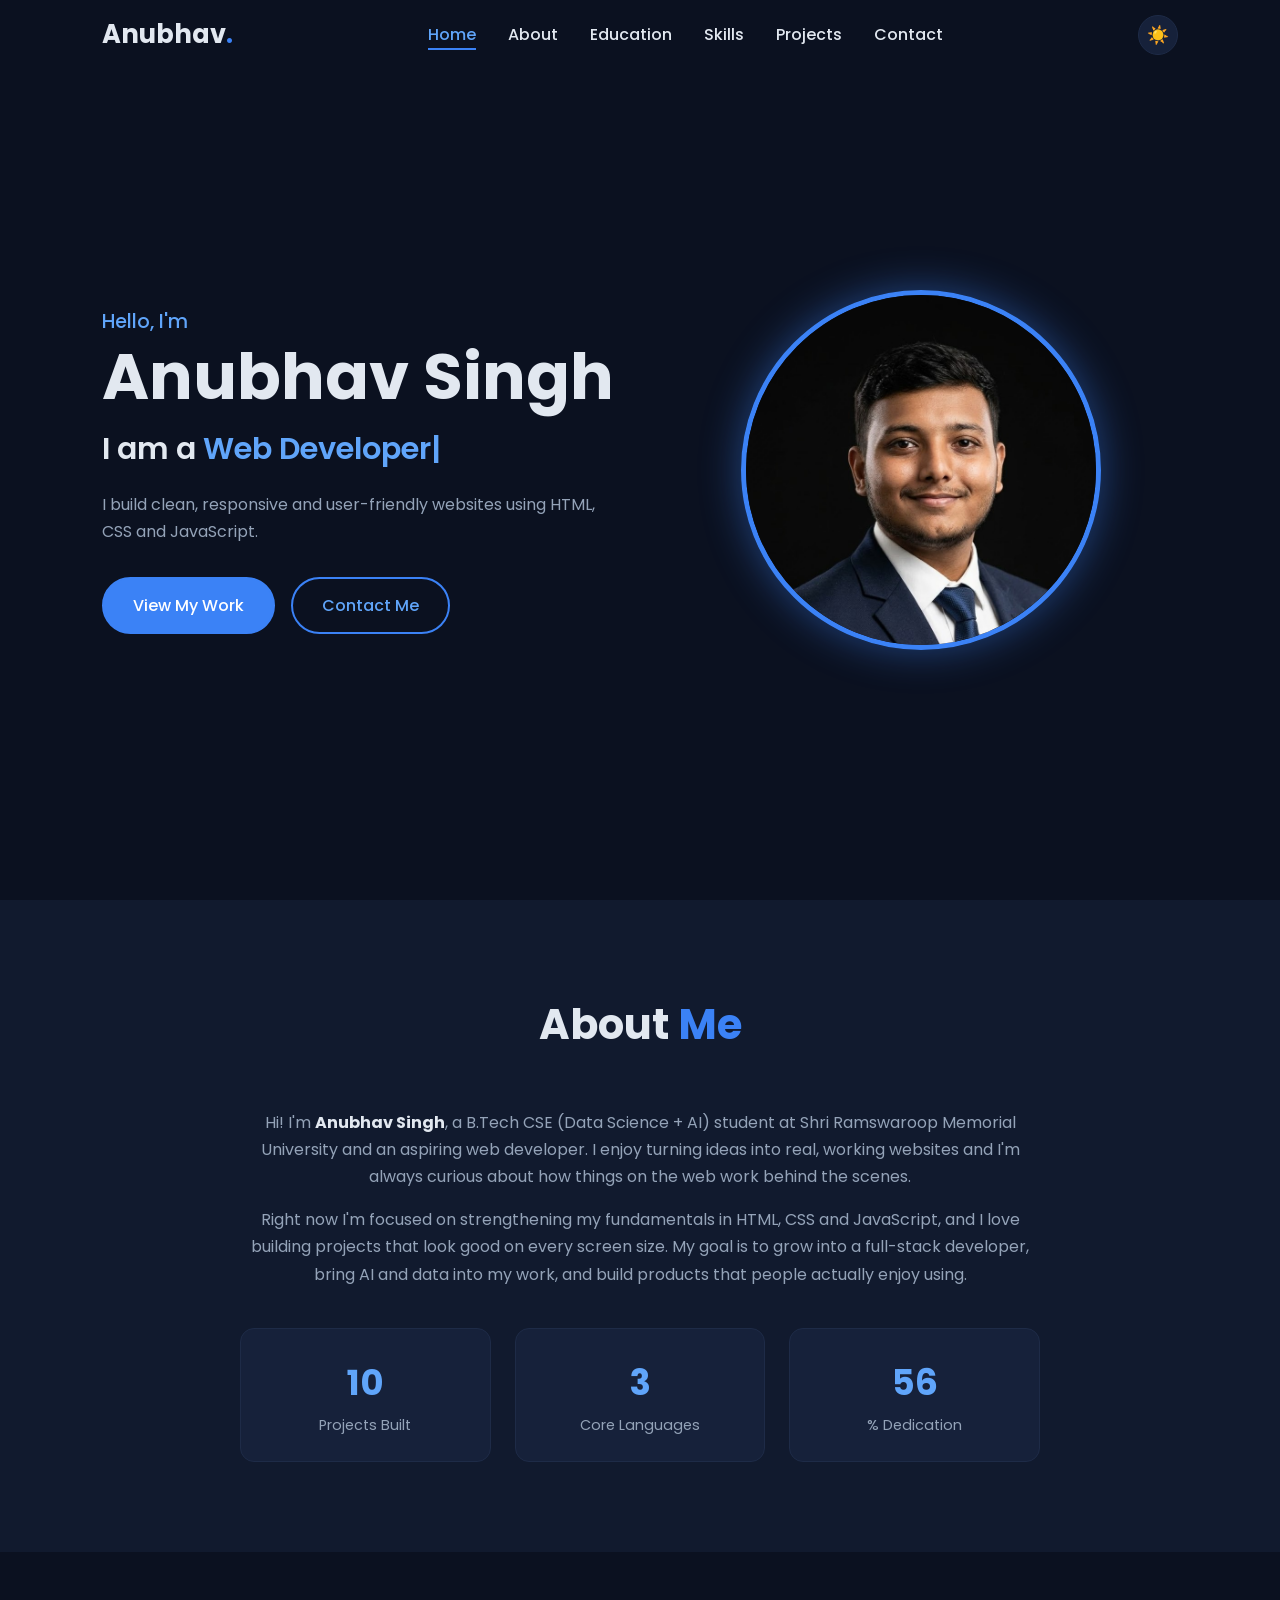
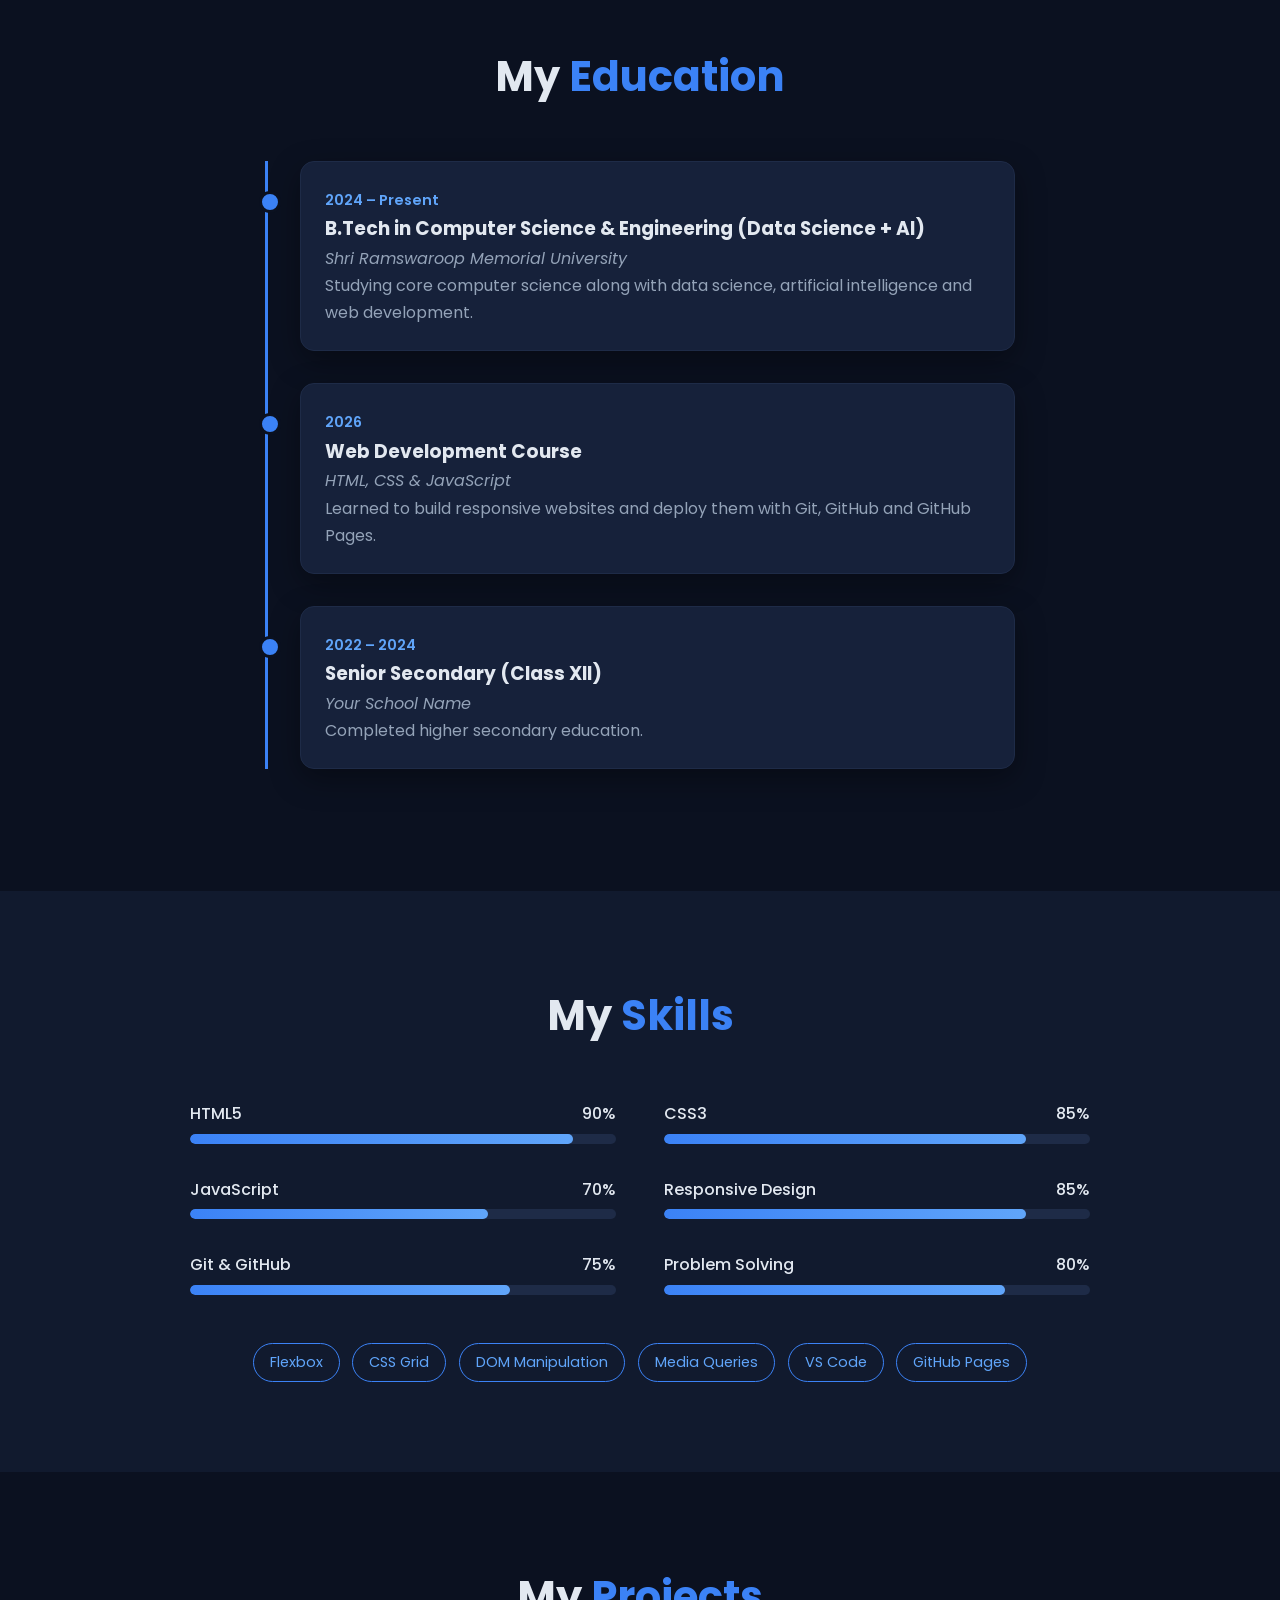
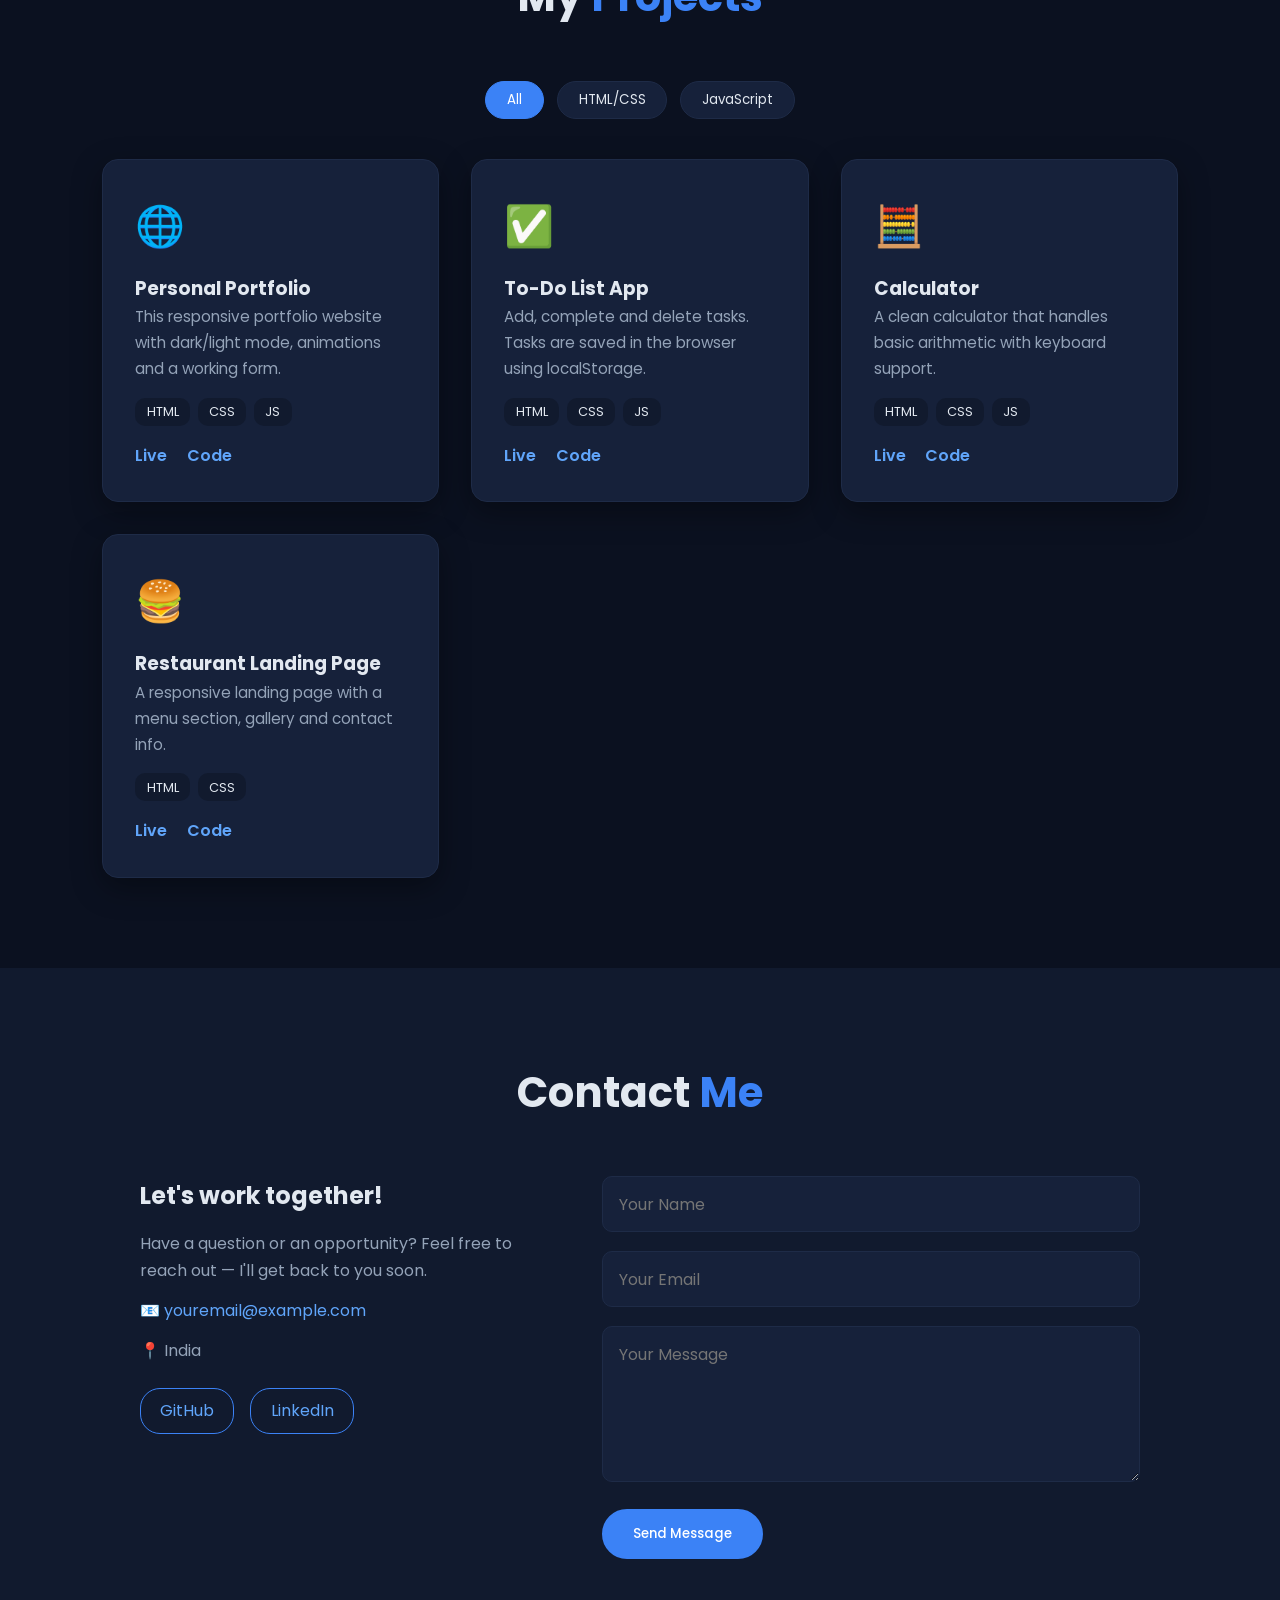
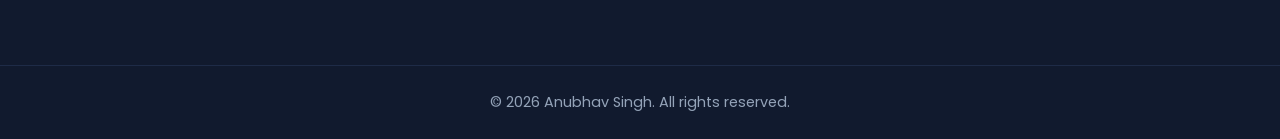
<file: index.html>
<!DOCTYPE html>
<html lang="en">
<head>
  <meta charset="UTF-8">
  <meta name="viewport" content="width=device-width, initial-scale=1.0">
  <meta name="description" content="Portfolio of Anubhav Singh – Web Developer">
  <title>Anubhav Singh | Portfolio</title>
  <link rel="preconnect" href="https://fonts.googleapis.com">
  <link href="https://fonts.googleapis.com/css2?family=Poppins:wght@300;400;500;600;700&display=swap" rel="stylesheet">
  <link rel="stylesheet" href="style.css">
</head>
<body>

  <!-- ===== NAVBAR ===== -->
  <header class="navbar" id="navbar">
    <a href="#home" class="logo">Anubhav<span>.</span></a>

    <nav>
      <ul class="nav-links" id="navLinks">
        <li><a href="#home" class="active">Home</a></li>
        <li><a href="#about">About</a></li>
        <li><a href="#education">Education</a></li>
        <li><a href="#skills">Skills</a></li>
        <li><a href="#projects">Projects</a></li>
        <li><a href="#contact">Contact</a></li>
      </ul>
    </nav>

    <div class="nav-actions">
      <button class="theme-toggle" id="themeToggle" aria-label="Toggle light/dark mode">☀️</button>
      <button class="hamburger" id="hamburger" aria-label="Open menu">
        <span></span><span></span><span></span>
      </button>
    </div>
  </header>

  <main>
    <!-- ===== HERO ===== -->
    <section class="hero" id="home">
      <div class="hero-text">
        <p class="greeting">Hello, I'm</p>
        <h1>Anubhav Singh</h1>
        <h2>I am a <span class="typing" id="typing"></span><span class="cursor">|</span></h2>
        <p class="hero-desc">
          I build clean, responsive and user-friendly websites using HTML, CSS and JavaScript.
        </p>
        <div class="hero-buttons">
          <a href="#projects" class="btn btn-primary">View My Work</a>
          <a href="#contact" class="btn btn-outline">Contact Me</a>
        </div>
      </div>
      <div class="hero-img">
        <div class="img-frame">
          <img src="images/profile.jpg" alt="Anubhav Singh">
        </div>
      </div>
    </section>

    <!-- ===== ABOUT ===== -->
    <section class="section" id="about">
      <h2 class="section-title reveal">About <span>Me</span></h2>
      <div class="about-content reveal">
        <p>
          Hi! I'm <strong>Anubhav Singh</strong>, a B.Tech CSE (Data Science + AI) student at
          Shri Ramswaroop Memorial University and an aspiring web developer.
          I enjoy turning ideas into real, working websites and I'm always curious about how things
          on the web work behind the scenes.
        </p>
        <p>
          Right now I'm focused on strengthening my fundamentals in HTML, CSS and JavaScript, and I
          love building projects that look good on every screen size. My goal is to grow into a
          full-stack developer, bring AI and data into my work, and build products that people actually enjoy using.
        </p>
        <div class="stats">
          <div class="stat"><h3 class="counter" data-target="10">0</h3><p>Projects Built</p></div>
          <div class="stat"><h3 class="counter" data-target="3">0</h3><p>Core Languages</p></div>
          <div class="stat"><h3 class="counter" data-target="100">0</h3><p>% Dedication</p></div>
        </div>
      </div>
    </section>

    <!-- ===== EDUCATION ===== -->
    <section class="section" id="education">
      <h2 class="section-title reveal">My <span>Education</span></h2>
      <div class="timeline">
        <div class="timeline-item reveal">
          <span class="timeline-date">2024 – Present</span>
          <h3>B.Tech in Computer Science &amp; Engineering (Data Science + AI)</h3>
          <p class="timeline-place">Shri Ramswaroop Memorial University</p>
          <p>Studying core computer science along with data science, artificial intelligence and web development.</p>
        </div>
        <div class="timeline-item reveal">
          <span class="timeline-date">2026</span>
          <h3>Web Development Course</h3>
          <p class="timeline-place">HTML, CSS &amp; JavaScript</p>
          <p>Learned to build responsive websites and deploy them with Git, GitHub and GitHub Pages.</p>
        </div>
        <div class="timeline-item reveal">
          <span class="timeline-date">2022 – 2024</span>
          <h3>Senior Secondary (Class XII)</h3>
          <p class="timeline-place">Your School Name</p>
          <p>Completed higher secondary education.</p>
        </div>
      </div>
    </section>

    <!-- ===== SKILLS ===== -->
    <section class="section" id="skills">
      <h2 class="section-title reveal">My <span>Skills</span></h2>
      <div class="skills-grid">
        <div class="skill reveal">
          <div class="skill-info"><span>HTML5</span><span>90%</span></div>
          <div class="skill-bar"><div class="skill-fill" data-width="90"></div></div>
        </div>
        <div class="skill reveal">
          <div class="skill-info"><span>CSS3</span><span>85%</span></div>
          <div class="skill-bar"><div class="skill-fill" data-width="85"></div></div>
        </div>
        <div class="skill reveal">
          <div class="skill-info"><span>JavaScript</span><span>70%</span></div>
          <div class="skill-bar"><div class="skill-fill" data-width="70"></div></div>
        </div>
        <div class="skill reveal">
          <div class="skill-info"><span>Responsive Design</span><span>85%</span></div>
          <div class="skill-bar"><div class="skill-fill" data-width="85"></div></div>
        </div>
        <div class="skill reveal">
          <div class="skill-info"><span>Git &amp; GitHub</span><span>75%</span></div>
          <div class="skill-bar"><div class="skill-fill" data-width="75"></div></div>
        </div>
        <div class="skill reveal">
          <div class="skill-info"><span>Problem Solving</span><span>80%</span></div>
          <div class="skill-bar"><div class="skill-fill" data-width="80"></div></div>
        </div>
      </div>
      <div class="tags reveal">
        <span>Flexbox</span><span>CSS Grid</span><span>DOM Manipulation</span>
        <span>Media Queries</span><span>VS Code</span><span>GitHub Pages</span>
      </div>
    </section>

    <!-- ===== PROJECTS ===== -->
    <section class="section" id="projects">
      <h2 class="section-title reveal">My <span>Projects</span></h2>

      <div class="filters reveal">
        <button class="filter-btn active" data-filter="all">All</button>
        <button class="filter-btn" data-filter="html">HTML/CSS</button>
        <button class="filter-btn" data-filter="js">JavaScript</button>
      </div>

      <div class="projects-grid">
        <article class="project-card reveal" data-category="html">
          <div class="project-icon">🌐</div>
          <h3>Personal Portfolio</h3>
          <p>This responsive portfolio website with dark/light mode, animations and a working form.</p>
          <div class="project-tech"><span>HTML</span><span>CSS</span><span>JS</span></div>
          <div class="project-links"><a href="#" target="_blank">Live</a><a href="#" target="_blank">Code</a></div>
        </article>

        <article class="project-card reveal" data-category="js">
          <div class="project-icon">✅</div>
          <h3>To-Do List App</h3>
          <p>Add, complete and delete tasks. Tasks are saved in the browser using localStorage.</p>
          <div class="project-tech"><span>HTML</span><span>CSS</span><span>JS</span></div>
          <div class="project-links"><a href="#" target="_blank">Live</a><a href="#" target="_blank">Code</a></div>
        </article>

        <article class="project-card reveal" data-category="js">
          <div class="project-icon">🧮</div>
          <h3>Calculator</h3>
          <p>A clean calculator that handles basic arithmetic with keyboard support.</p>
          <div class="project-tech"><span>HTML</span><span>CSS</span><span>JS</span></div>
          <div class="project-links"><a href="#" target="_blank">Live</a><a href="#" target="_blank">Code</a></div>
        </article>

        <article class="project-card reveal" data-category="html">
          <div class="project-icon">🍔</div>
          <h3>Restaurant Landing Page</h3>
          <p>A responsive landing page with a menu section, gallery and contact info.</p>
          <div class="project-tech"><span>HTML</span><span>CSS</span></div>
          <div class="project-links"><a href="#" target="_blank">Live</a><a href="#" target="_blank">Code</a></div>
        </article>
      </div>
    </section>

    <!-- ===== CONTACT ===== -->
    <section class="section" id="contact">
      <h2 class="section-title reveal">Contact <span>Me</span></h2>
      <div class="contact-wrapper">
        <div class="contact-info reveal">
          <h3>Let's work together!</h3>
          <p>Have a question or an opportunity? Feel free to reach out — I'll get back to you soon.</p>
          <p>📧 <a href="mailto:youremail@example.com">youremail@example.com</a></p>
          <p>📍 India</p>
          <div class="socials">
            <a href="https://github.com/your-username" target="_blank" aria-label="GitHub">GitHub</a>
            <a href="https://linkedin.com/in/your-profile" target="_blank" aria-label="LinkedIn">LinkedIn</a>
          </div>
        </div>

        <form class="contact-form reveal" id="contactForm" novalidate>
          <div class="form-group">
            <input type="text" id="name" placeholder="Your Name">
            <small class="error"></small>
          </div>
          <div class="form-group">
            <input type="email" id="email" placeholder="Your Email">
            <small class="error"></small>
          </div>
          <div class="form-group">
            <textarea id="message" rows="5" placeholder="Your Message"></textarea>
            <small class="error"></small>
          </div>
          <button type="submit" class="btn btn-primary">Send Message</button>
          <p class="form-success" id="formSuccess"></p>
        </form>
      </div>
    </section>
  </main>

  <!-- ===== FOOTER ===== -->
  <footer class="footer">
    <p>&copy; <span id="year"></span> Anubhav Singh. All rights reserved.</p>
  </footer>

  <button class="back-to-top" id="backToTop" aria-label="Back to top">↑</button>

  <script src="script.js"></script>
</body>
</html>
</file>
<file: style.css>
/* ===== VARIABLES ===== */
:root {
  --bg: #0b1120;
  --bg-alt: #111a2e;
  --card: #16213a;
  --text: #e2e8f0;
  --muted: #94a3b8;
  --accent: #3b82f6;
  --accent-2: #60a5fa;
  --border: #1e2b47;
  --shadow: 0 10px 30px rgba(0, 0, 0, 0.35);
}

body.light {
  --bg: #f8fafc;
  --bg-alt: #eef2f7;
  --card: #ffffff;
  --text: #0f172a;
  --muted: #475569;
  --accent: #1d4ed8;
  --accent-2: #2563eb;
  --border: #dbe3ee;
  --shadow: 0 10px 30px rgba(15, 23, 42, 0.08);
}

/* ===== RESET ===== */
* { margin: 0; padding: 0; box-sizing: border-box; }
html { scroll-behavior: smooth; scroll-padding-top: 80px; }
body {
  font-family: 'Poppins', sans-serif;
  background: var(--bg);
  color: var(--text);
  line-height: 1.7;
  transition: background 0.3s, color 0.3s;
  overflow-x: hidden;
}
a { color: inherit; text-decoration: none; }
img { max-width: 100%; display: block; }
button { font-family: inherit; cursor: pointer; }

/* ===== NAVBAR ===== */
.navbar {
  position: fixed;
  top: 0; left: 0; right: 0;
  height: 70px;
  padding: 0 8%;
  display: flex;
  align-items: center;
  justify-content: space-between;
  z-index: 100;
  transition: background 0.3s, box-shadow 0.3s;
}
.navbar.scrolled {
  background: var(--bg-alt);
  box-shadow: var(--shadow);
}
.logo { font-size: 1.6rem; font-weight: 700; }
.logo span { color: var(--accent); }

.nav-links { display: flex; gap: 2rem; list-style: none; }
.nav-links a {
  font-weight: 500;
  position: relative;
  padding-bottom: 4px;
}
.nav-links a::after {
  content: '';
  position: absolute;
  left: 0; bottom: 0;
  width: 0; height: 2px;
  background: var(--accent);
  transition: width 0.3s;
}
.nav-links a:hover::after,
.nav-links a.active::after { width: 100%; }
.nav-links a.active { color: var(--accent-2); }

.nav-actions { display: flex; align-items: center; gap: 1rem; }
.theme-toggle {
  background: var(--card);
  border: 1px solid var(--border);
  border-radius: 50%;
  width: 40px; height: 40px;
  font-size: 1.1rem;
}
.hamburger {
  display: none;
  flex-direction: column;
  gap: 5px;
  background: none;
  border: none;
}
.hamburger span {
  width: 26px; height: 3px;
  background: var(--text);
  border-radius: 2px;
  transition: 0.3s;
}
.hamburger.open span:nth-child(1) { transform: translateY(8px) rotate(45deg); }
.hamburger.open span:nth-child(2) { opacity: 0; }
.hamburger.open span:nth-child(3) { transform: translateY(-8px) rotate(-45deg); }

/* ===== BUTTONS ===== */
.btn {
  display: inline-block;
  padding: 0.8rem 1.8rem;
  border-radius: 30px;
  font-weight: 500;
  border: 2px solid var(--accent);
  transition: 0.3s;
}
.btn-primary { background: var(--accent); color: #fff; }
.btn-primary:hover { background: transparent; color: var(--accent-2); }
.btn-outline { color: var(--accent-2); }
.btn-outline:hover { background: var(--accent); color: #fff; }

/* ===== HERO ===== */
.hero {
  min-height: 100vh;
  padding: 100px 8% 60px;
  display: flex;
  align-items: center;
  justify-content: space-between;
  gap: 3rem;
}
.hero-text { flex: 1; }
.greeting { color: var(--accent-2); font-size: 1.2rem; font-weight: 500; }
.hero h1 { font-size: clamp(2.5rem, 6vw, 4rem); line-height: 1.2; }
.hero h2 { font-size: clamp(1.3rem, 3vw, 1.9rem); font-weight: 600; margin: 0.5rem 0 1rem; }
.typing { color: var(--accent-2); }
.cursor { color: var(--accent-2); animation: blink 0.8s infinite; }
@keyframes blink { 50% { opacity: 0; } }
.hero-desc { color: var(--muted); max-width: 500px; margin-bottom: 2rem; }
.hero-buttons { display: flex; gap: 1rem; flex-wrap: wrap; }

.hero-img { flex: 1; display: flex; justify-content: center; }
.img-frame {
  width: min(360px, 80vw);
  aspect-ratio: 1;
  border-radius: 50%;
  overflow: hidden;
  border: 5px solid var(--accent);
  box-shadow: 0 0 40px rgba(59, 130, 246, 0.45);
  animation: float 4s ease-in-out infinite;
}
.img-frame img { width: 100%; height: 100%; object-fit: cover; object-position: top; }
@keyframes float {
  0%, 100% { transform: translateY(0); }
  50% { transform: translateY(-15px); }
}

/* ===== SECTIONS ===== */
.section { padding: 90px 8%; }
.section:nth-of-type(even) { background: var(--bg-alt); }
.section-title {
  text-align: center;
  font-size: clamp(2rem, 4vw, 2.6rem);
  margin-bottom: 3rem;
}
.section-title span { color: var(--accent); }

/* ===== ABOUT ===== */
.about-content { max-width: 800px; margin: 0 auto; text-align: center; }
.about-content p { color: var(--muted); margin-bottom: 1rem; }
.about-content strong { color: var(--text); }
.stats {
  display: grid;
  grid-template-columns: repeat(3, 1fr);
  gap: 1.5rem;
  margin-top: 2.5rem;
}
.stat {
  background: var(--card);
  border: 1px solid var(--border);
  border-radius: 14px;
  padding: 1.5rem 1rem;
}
.stat h3 { font-size: 2.2rem; color: var(--accent-2); }
.stat p { margin: 0; font-size: 0.9rem; }

/* ===== EDUCATION / TIMELINE ===== */
.timeline {
  max-width: 750px;
  margin: 0 auto;
  border-left: 3px solid var(--accent);
  padding-left: 2rem;
}
.timeline-item {
  position: relative;
  background: var(--card);
  border: 1px solid var(--border);
  border-radius: 14px;
  padding: 1.5rem;
  margin-bottom: 2rem;
  box-shadow: var(--shadow);
}
.timeline-item::before {
  content: '';
  position: absolute;
  left: calc(-2rem - 10px);
  top: 1.8rem;
  width: 16px; height: 16px;
  border-radius: 50%;
  background: var(--accent);
  border: 3px solid var(--bg);
}
.timeline-date { color: var(--accent-2); font-weight: 600; font-size: 0.9rem; }
.timeline-place { font-style: italic; color: var(--muted); }
.timeline-item p:last-child { color: var(--muted); }

/* ===== SKILLS ===== */
.skills-grid {
  display: grid;
  grid-template-columns: repeat(2, 1fr);
  gap: 2rem 3rem;
  max-width: 900px;
  margin: 0 auto;
}
.skill-info { display: flex; justify-content: space-between; font-weight: 500; margin-bottom: 0.4rem; }
.skill-bar {
  height: 10px;
  background: var(--border);
  border-radius: 10px;
  overflow: hidden;
}
.skill-fill {
  height: 100%;
  width: 0;
  border-radius: 10px;
  background: linear-gradient(90deg, var(--accent), var(--accent-2));
  transition: width 1.5s ease;
}
.tags {
  display: flex;
  flex-wrap: wrap;
  justify-content: center;
  gap: 0.8rem;
  margin-top: 3rem;
}
.tags span {
  padding: 0.4rem 1rem;
  border: 1px solid var(--accent);
  border-radius: 20px;
  font-size: 0.9rem;
  color: var(--accent-2);
}

/* ===== PROJECTS ===== */
.filters { display: flex; justify-content: center; gap: 0.8rem; margin-bottom: 2.5rem; flex-wrap: wrap; }
.filter-btn {
  padding: 0.5rem 1.3rem;
  border-radius: 20px;
  border: 1px solid var(--border);
  background: var(--card);
  color: var(--text);
  transition: 0.3s;
}
.filter-btn.active,
.filter-btn:hover { background: var(--accent); color: #fff; border-color: var(--accent); }

.projects-grid {
  display: grid;
  grid-template-columns: repeat(auto-fit, minmax(250px, 1fr));
  gap: 2rem;
}
.project-card {
  background: var(--card);
  border: 1px solid var(--border);
  border-radius: 16px;
  padding: 2rem;
  box-shadow: var(--shadow);
  transition: transform 0.3s, border-color 0.3s;
  display: flex;
  flex-direction: column;
}
.project-card:hover { transform: translateY(-8px); border-color: var(--accent); }
.project-card.hide { display: none; }
.project-icon { font-size: 2.5rem; margin-bottom: 0.8rem; }
.project-card p { color: var(--muted); font-size: 0.95rem; flex: 1; }
.project-tech { display: flex; gap: 0.5rem; margin: 1rem 0; flex-wrap: wrap; }
.project-tech span {
  font-size: 0.8rem;
  background: var(--bg-alt);
  padding: 0.2rem 0.7rem;
  border-radius: 10px;
}
.project-links { display: flex; gap: 1.2rem; }
.project-links a { color: var(--accent-2); font-weight: 600; }
.project-links a:hover { text-decoration: underline; }

/* ===== CONTACT ===== */
.contact-wrapper {
  display: grid;
  grid-template-columns: 1fr 1.3fr;
  gap: 3rem;
  max-width: 1000px;
  margin: 0 auto;
}
.contact-info h3 { font-size: 1.5rem; margin-bottom: 0.8rem; }
.contact-info p { color: var(--muted); margin-bottom: 0.8rem; }
.contact-info a { color: var(--accent-2); }
.socials { display: flex; gap: 1rem; margin-top: 1.5rem; }
.socials a {
  padding: 0.5rem 1.2rem;
  border: 1px solid var(--accent);
  border-radius: 20px;
  transition: 0.3s;
}
.socials a:hover { background: var(--accent); color: #fff; }

.form-group { margin-bottom: 1.2rem; }
.contact-form input,
.contact-form textarea {
  width: 100%;
  padding: 0.9rem 1rem;
  background: var(--card);
  border: 1px solid var(--border);
  border-radius: 10px;
  color: var(--text);
  font-family: inherit;
  font-size: 1rem;
  resize: vertical;
}
.contact-form input:focus,
.contact-form textarea:focus { outline: none; border-color: var(--accent); }
.form-group.invalid input,
.form-group.invalid textarea { border-color: #ef4444; }
.error { color: #ef4444; font-size: 0.85rem; }
.form-success { color: #22c55e; margin-top: 1rem; font-weight: 500; }

/* ===== FOOTER ===== */
.footer {
  text-align: center;
  padding: 1.5rem;
  background: var(--bg-alt);
  border-top: 1px solid var(--border);
  color: var(--muted);
  font-size: 0.9rem;
}

/* ===== BACK TO TOP ===== */
.back-to-top {
  position: fixed;
  right: 25px; bottom: 25px;
  width: 45px; height: 45px;
  border-radius: 50%;
  border: none;
  background: var(--accent);
  color: #fff;
  font-size: 1.3rem;
  opacity: 0;
  visibility: hidden;
  transition: 0.3s;
  z-index: 90;
}
.back-to-top.show { opacity: 1; visibility: visible; }

/* ===== SCROLL REVEAL ===== */
.reveal { opacity: 0; transform: translateY(40px); transition: opacity 0.8s, transform 0.8s; }
.reveal.visible { opacity: 1; transform: translateY(0); }

/* ===== RESPONSIVE ===== */
@media (max-width: 900px) {
  .hero { flex-direction: column-reverse; text-align: center; padding-top: 110px; }
  .hero-desc { margin: 0 auto 2rem; }
  .hero-buttons { justify-content: center; }
  .contact-wrapper { grid-template-columns: 1fr; }
}

@media (max-width: 768px) {
  .navbar { padding: 0 5%; }
  .hamburger { display: flex; }
  .nav-links {
    position: fixed;
    top: 70px; right: -100%;
    width: 70%;
    height: calc(100vh - 70px);
    flex-direction: column;
    align-items: center;
    padding-top: 3rem;
    background: var(--bg-alt);
    box-shadow: var(--shadow);
    transition: right 0.35s;
  }
  .nav-links.open { right: 0; }
  .section { padding: 70px 5%; }
  .skills-grid { grid-template-columns: 1fr; }
}

@media (max-width: 480px) {
  .stats { grid-template-columns: 1fr; }
  .timeline { padding-left: 1.3rem; }
  .timeline-item::before { left: calc(-1.3rem - 10px); }
  .img-frame { width: 240px; }
}
</file>
